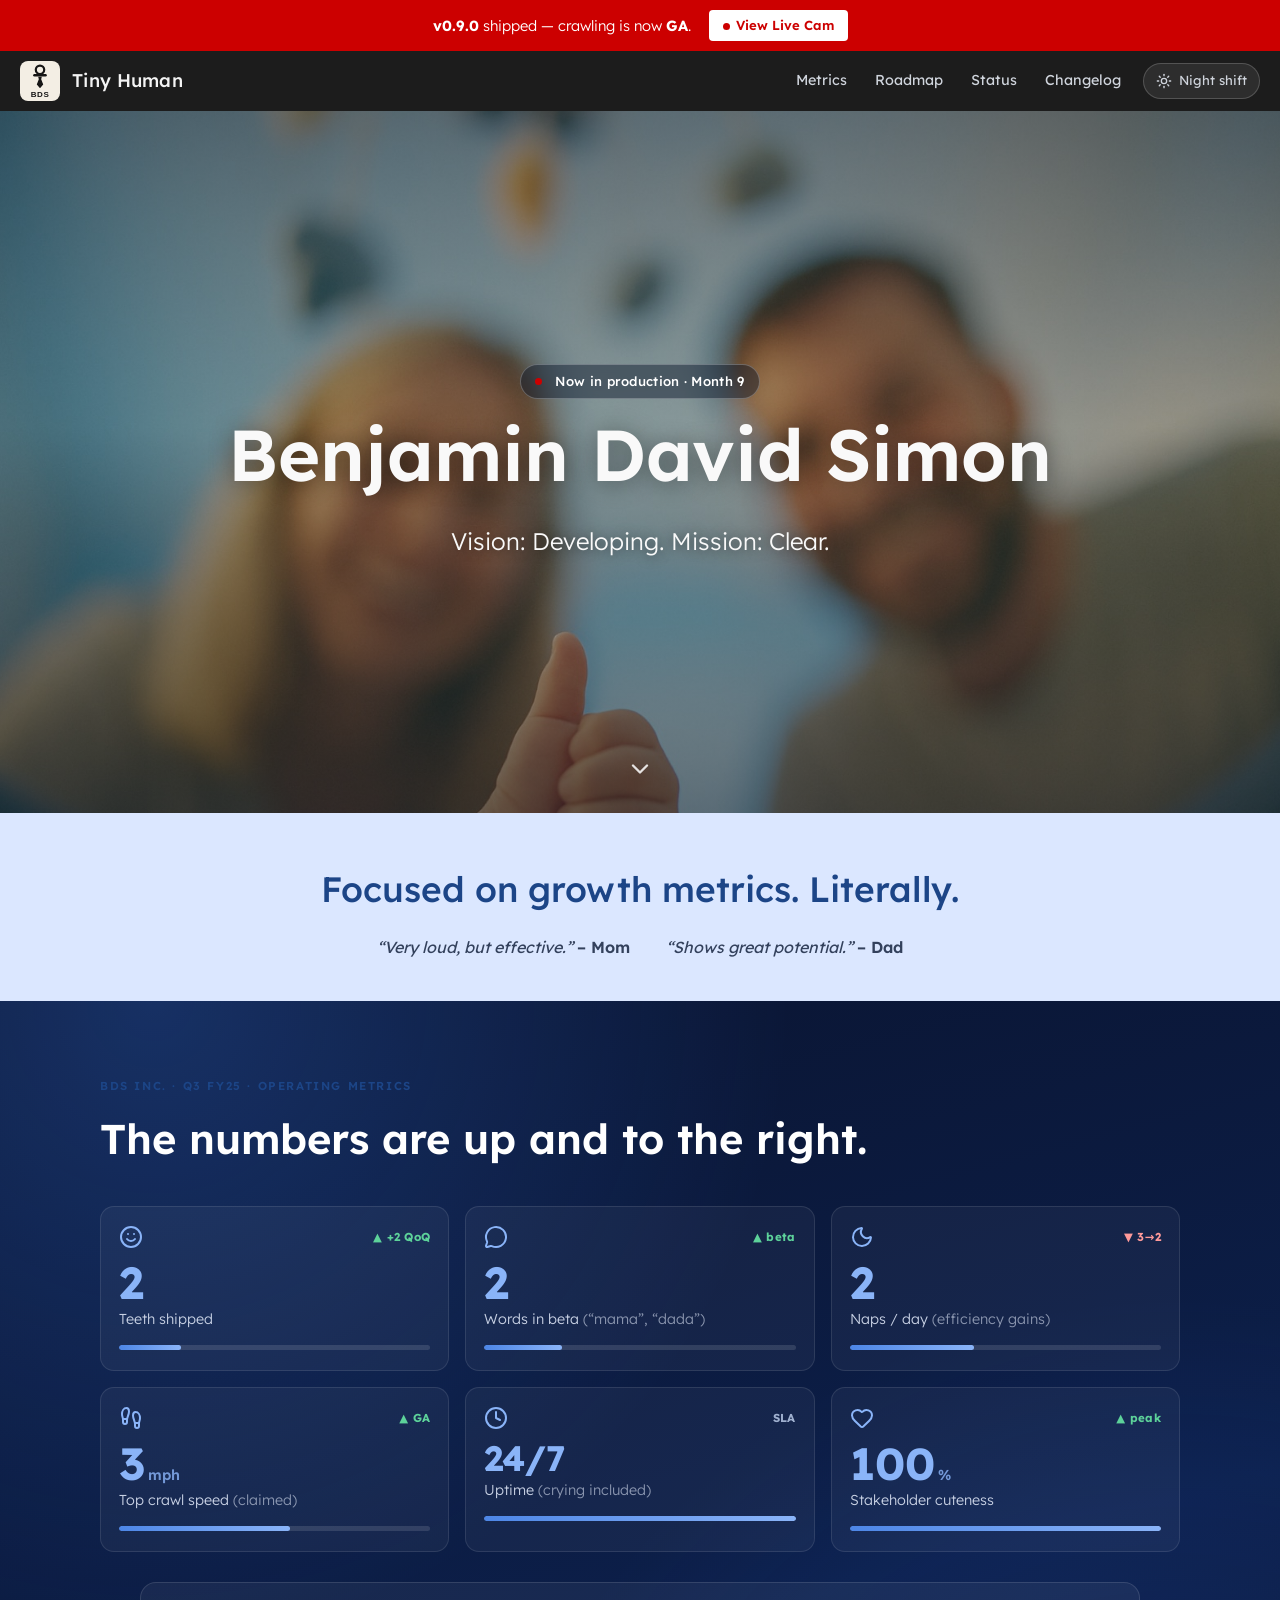
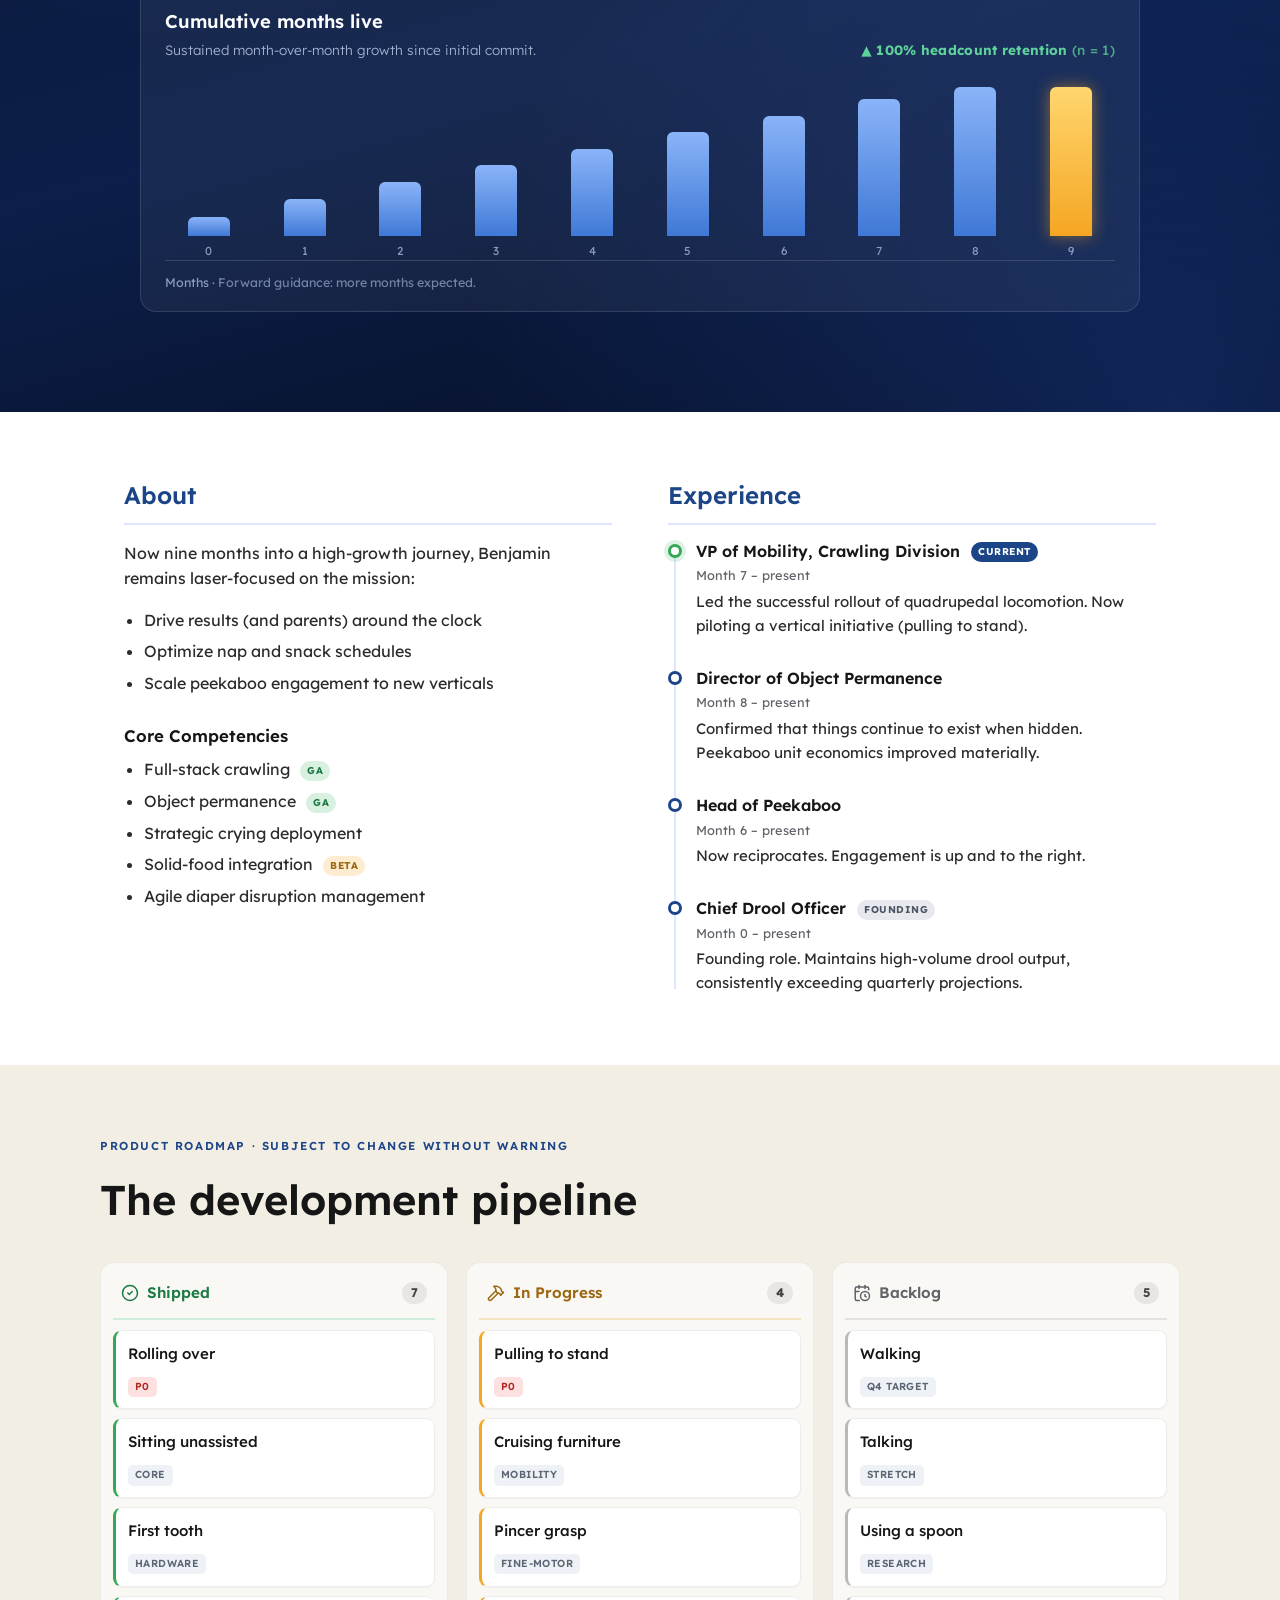
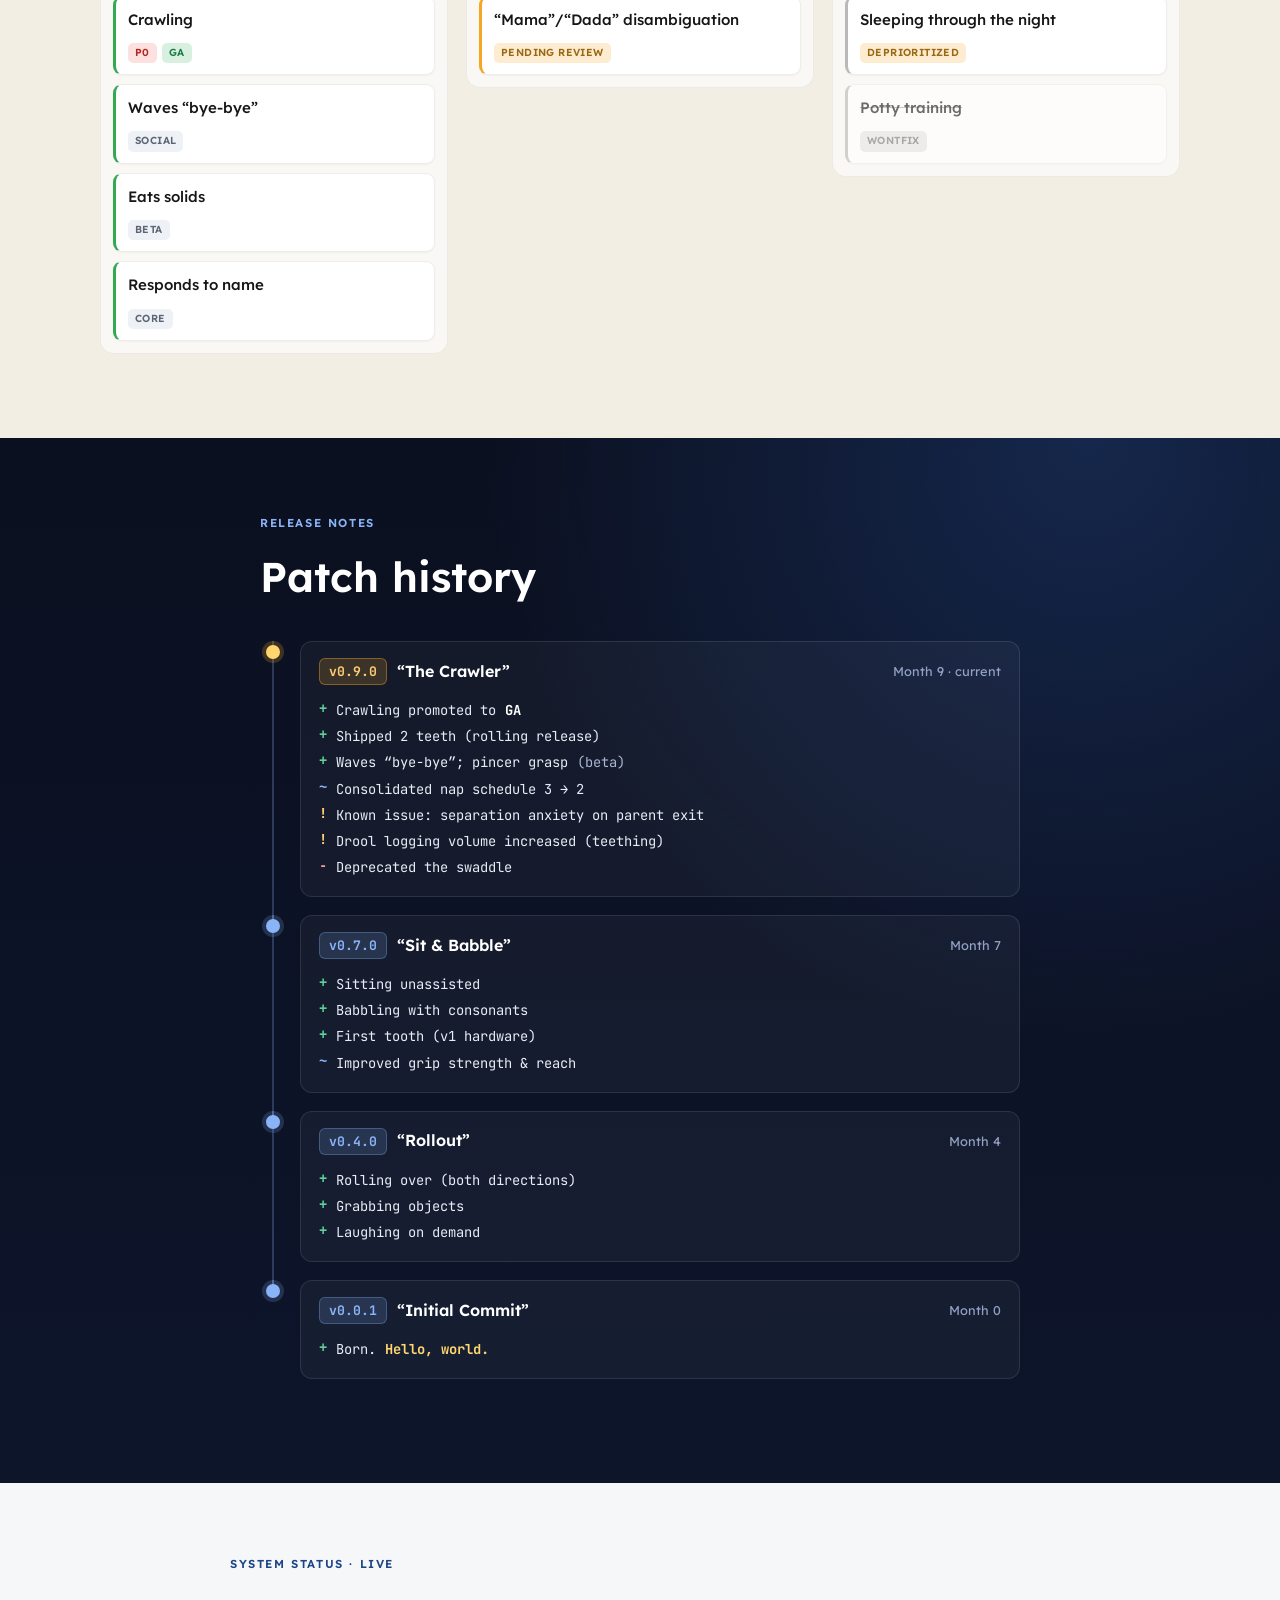
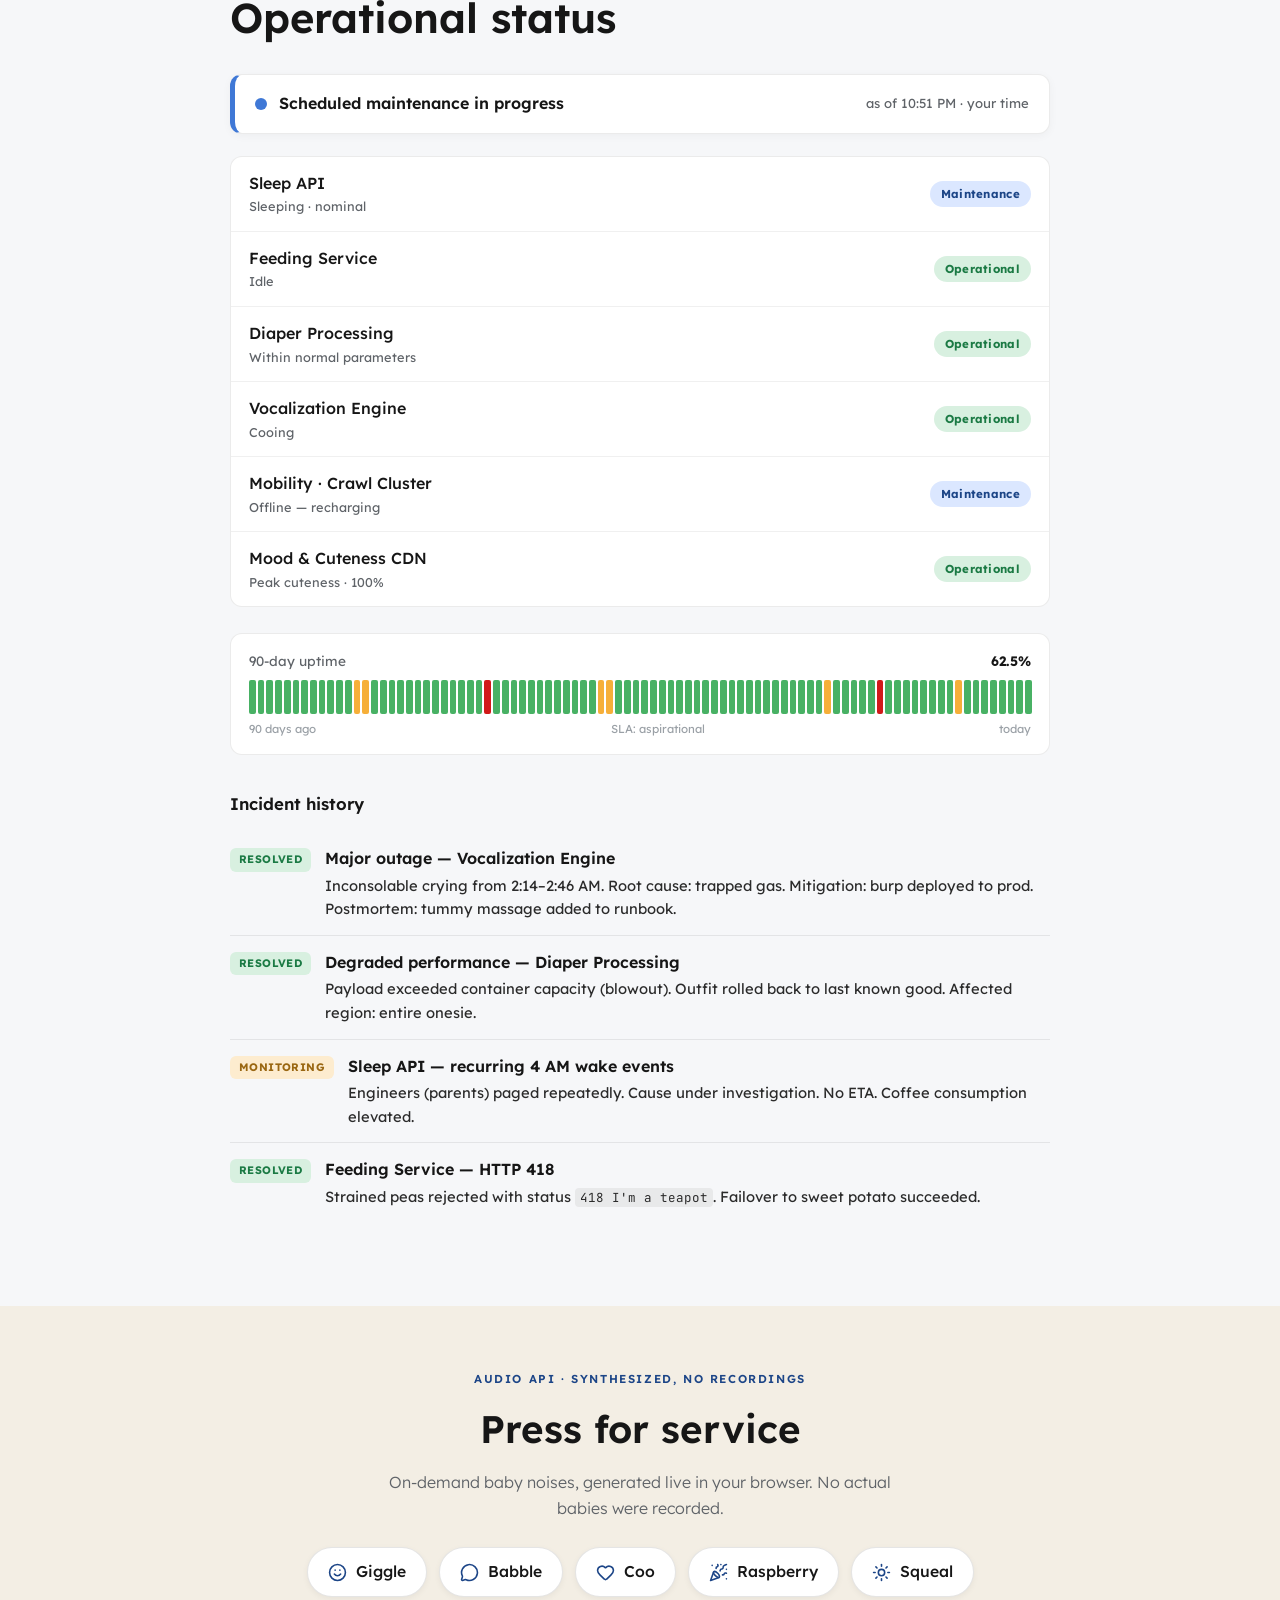
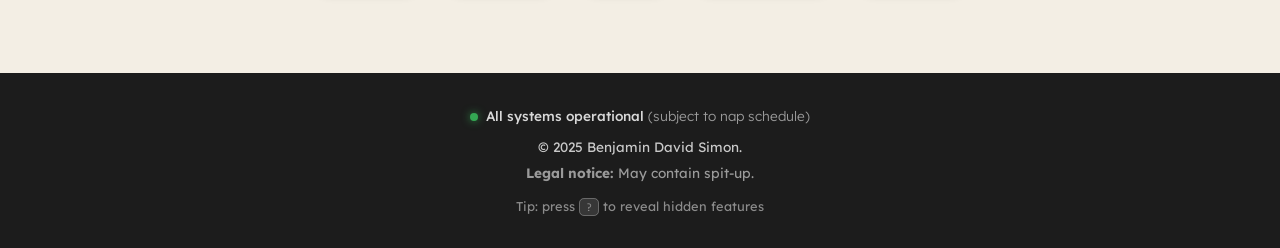
<file: index.html>
<!DOCTYPE html>
<html lang="en">
<head>
  <meta charset="UTF-8" />
  <meta name="viewport" content="width=device-width, initial-scale=1.0" />

  <!-- Google tag (gtag.js) -->
  <script async src="https://www.googletagmanager.com/gtag/js?id=G-3E175JSSE8"></script>
  <script>
    window.dataLayer = window.dataLayer || [];
    function gtag(){dataLayer.push(arguments);}
    gtag('js', new Date());

    gtag('config', 'G-3E175JSSE8');
  </script>

  <!-- Keep this off search engines — it's a private family/friends site -->
  <meta name="robots" content="noindex, nofollow, noarchive, nosnippet, noimageindex" />
  <meta name="googlebot" content="noindex, nofollow, noarchive, nosnippet, noimageindex" />

  <title>Tiny Human — Benjamin David Simon</title>
  <meta name="description" content="Benjamin David Simon. Vision: Developing. Mission: Clear. The official site of one very small, very effective tiny human." />

  <!-- Open Graph / social preview -->
  <meta property="og:title" content="Tiny Human — Benjamin David Simon" />
  <meta property="og:description" content="Vision: Developing. Mission: Clear. Focused on growth metrics. Literally." />
  <meta property="og:type" content="website" />
  <meta property="og:image" content="assets/hero.jpg" />
  <meta name="theme-color" content="#161616" />

  <link rel="icon" type="image/svg+xml" href="assets/logo.svg" />

  <!-- Apply saved theme before paint (no flash) -->
  <script>
    (function () {
      try {
        var t = localStorage.getItem("theme");
        if (!t && window.matchMedia && matchMedia("(prefers-color-scheme: dark)").matches) t = "night";
        if (t === "night") document.documentElement.setAttribute("data-theme", "night");
      } catch (e) {}
    })();
  </script>

  <!-- Fonts -->
  <link rel="preconnect" href="https://fonts.googleapis.com" />
  <link rel="preconnect" href="https://fonts.gstatic.com" crossorigin />
  <link href="https://fonts.googleapis.com/css2?family=Lexend:wght@300;400;500;600;700&family=JetBrains+Mono:wght@400;500;700&display=swap" rel="stylesheet" />

  <!-- NOTE: bump ?v= on every styles.css / app.js change to bust Cloudflare's 4h asset cache -->
  <link rel="stylesheet" href="styles.css?v=4" />
</head>
<body>

  <!-- Icon sprite (Lucide, ISC) -->
  <svg class="sprite" aria-hidden="true" focusable="false" xmlns="http://www.w3.org/2000/svg">
    <symbol id="i-smile" viewBox="0 0 24 24"><circle cx="12" cy="12" r="10"/><path d="M8 14s1.5 2 4 2 4-2 4-2"/><line x1="9" x2="9.01" y1="9" y2="9"/><line x1="15" x2="15.01" y1="9" y2="9"/></symbol>
    <symbol id="i-msg" viewBox="0 0 24 24"><path d="M2.992 16.342a2 2 0 0 1 .094 1.167l-1.065 3.29a1 1 0 0 0 1.236 1.168l3.413-.998a2 2 0 0 1 1.099.092 10 10 0 1 0-4.777-4.719"/></symbol>
    <symbol id="i-moon" viewBox="0 0 24 24"><path d="M20.985 12.486a9 9 0 1 1-9.473-9.472c.405-.022.617.46.402.803a6 6 0 0 0 8.268 8.268c.344-.215.825-.004.803.401"/></symbol>
    <symbol id="i-steps" viewBox="0 0 24 24"><path d="M4 16v-2.38C4 11.5 2.97 10.5 3 8c.03-2.72 1.49-6 4.5-6C9.37 2 10 3.8 10 5.5c0 3.11-2 5.66-2 8.68V16a2 2 0 1 1-4 0Z"/><path d="M20 20v-2.38c0-2.12 1.03-3.12 1-5.62-.03-2.72-1.49-6-4.5-6C14.63 6 14 7.8 14 9.5c0 3.11 2 5.66 2 8.68V20a2 2 0 1 0 4 0Z"/><path d="M16 17h4"/><path d="M4 13h4"/></symbol>
    <symbol id="i-clock" viewBox="0 0 24 24"><circle cx="12" cy="12" r="10"/><path d="M12 6v6l4 2"/></symbol>
    <symbol id="i-heart" viewBox="0 0 24 24"><path d="M2 9.5a5.5 5.5 0 0 1 9.591-3.676.56.56 0 0 0 .818 0A5.49 5.49 0 0 1 22 9.5c0 2.29-1.5 4-3 5.5l-5.492 5.313a2 2 0 0 1-3 .019L5 15c-1.5-1.5-3-3.2-3-5.5"/></symbol>
    <symbol id="i-check" viewBox="0 0 24 24"><circle cx="12" cy="12" r="10"/><path d="m9 12 2 2 4-4"/></symbol>
    <symbol id="i-hammer" viewBox="0 0 24 24"><path d="m15 12-9.373 9.373a1 1 0 0 1-3.001-3L12 9"/><path d="m18 15 4-4"/><path d="m21.5 11.5-1.914-1.914A2 2 0 0 1 19 8.172v-.344a2 2 0 0 0-.586-1.414l-1.657-1.657A6 6 0 0 0 12.516 3H9l1.243 1.243A6 6 0 0 1 12 8.485V10l2 2h1.172a2 2 0 0 1 1.414.586L18.5 14.5"/></symbol>
    <symbol id="i-calendar" viewBox="0 0 24 24"><path d="M16 14v2.2l1.6 1"/><path d="M16 2v4"/><path d="M21 7.5V6a2 2 0 0 0-2-2H5a2 2 0 0 0-2 2v14a2 2 0 0 0 2 2h3.5"/><path d="M3 10h5"/><path d="M8 2v4"/><circle cx="16" cy="16" r="6"/></symbol>
    <symbol id="i-sun" viewBox="0 0 24 24"><circle cx="12" cy="12" r="4"/><path d="M12 2v2"/><path d="M12 20v2"/><path d="m4.93 4.93 1.41 1.41"/><path d="m17.66 17.66 1.41 1.41"/><path d="M2 12h2"/><path d="M20 12h2"/><path d="m6.34 17.66-1.41 1.41"/><path d="m19.07 4.93-1.41 1.41"/></symbol>
    <symbol id="i-eye" viewBox="0 0 24 24"><path d="M2.062 12.348a1 1 0 0 1 0-.696 10.75 10.75 0 0 1 19.876 0 1 1 0 0 1 0 .696 10.75 10.75 0 0 1-19.876 0"/><circle cx="12" cy="12" r="3"/></symbol>
    <symbol id="i-party" viewBox="0 0 24 24"><path d="M5.8 11.3 2 22l10.7-3.79"/><path d="M4 3h.01"/><path d="M22 8h.01"/><path d="M15 2h.01"/><path d="M22 20h.01"/><path d="m22 2-2.24.75a2.9 2.9 0 0 0-1.96 3.12c.1.86-.57 1.63-1.45 1.63h-.38c-.86 0-1.6.6-1.76 1.44L14 10"/><path d="m22 13-.82-.33c-.86-.34-1.82.2-1.98 1.11c-.11.7-.72 1.22-1.43 1.22H17"/><path d="m11 2 .33.82c.34.86-.2 1.82-1.11 1.98C9.52 4.9 9 5.52 9 6.23V7"/><path d="M11 13c1.93 1.93 2.83 4.17 2 5-.83.83-3.07-.07-5-2-1.93-1.93-2.83-4.17-2-5 .83-.83 3.07.07 5 2Z"/></symbol>
  </svg>

  <!-- Announcement bar -->
  <div class="announce">
    <span class="announce__text"><strong>v0.9.0</strong> shipped — crawling is now <strong>GA</strong>.</span>
    <a class="announce__cta" href="https://www.youtube.com/watch?v=P-MCFmyYCTc" target="_blank" rel="noopener nofollow"><span class="live-dot" aria-hidden="true"></span>View Live Cam</a>
  </div>

  <!-- Brand bar -->
  <header class="topbar">
    <a class="brand" href="#top">
      <img class="brand__logo" src="assets/logo.svg" alt="BDS logo" width="40" height="40" />
      <span class="brand__name">Tiny Human</span>
    </a>
    <nav class="nav" aria-label="Primary">
      <a href="#metrics">Metrics</a>
      <a href="#roadmap">Roadmap</a>
      <a href="#status">Status</a>
      <a href="#changelog">Changelog</a>
      <button class="theme-toggle" id="themeToggle" type="button" aria-pressed="false" aria-label="Toggle night shift">
        <svg class="ico ico--sun"><use href="#i-sun"/></svg>
        <svg class="ico ico--moon"><use href="#i-moon"/></svg>
        <span class="theme-toggle__txt">Night shift</span>
      </button>
    </nav>
  </header>

  <!-- Peekaboo easter egg overlay -->
  <div class="peekaboo" id="peekaboo" aria-hidden="true">
    <div class="peekaboo__panel peekaboo__panel--l"></div>
    <div class="peekaboo__panel peekaboo__panel--r"></div>
    <div class="peekaboo__scrim"></div>
    <div class="peekaboo__word"><svg class="ico peekaboo__eye"><use href="#i-eye"/></svg><span class="peekaboo__txt">Where&rsquo;s Benji?</span></div>
  </div>

  <!-- Konami "Founder Mode" party overlay -->
  <div class="party" id="party" aria-hidden="true">
    <div class="party__card">
      <svg class="ico party__icon"><use href="#i-party"/></svg>
      <p class="party__title">Founder Mode</p>
      <p class="party__sub">Unlocked. Equity vesting accelerated.</p>
      <p class="party__hint">↑ ↑ ↓ ↓ ← → ← → B A</p>
    </div>
  </div>

  <!-- Hero -->
  <section class="hero" id="top">
    <div class="hero__bg" role="img" aria-label="A baby's-eye view of two smiling parents, with a tiny thumbs-up in the foreground"></div>
    <div class="hero__scrim"></div>
    <div class="hero__inner">
      <p class="hero__badge"><span class="live-dot" aria-hidden="true"></span> Now in production · Month 9</p>
      <h1 class="hero__title" id="heroName" title="Psst — tap my name" tabindex="0" role="button">Benjamin David Simon</h1>
      <p class="hero__tagline">Vision: Developing. Mission: Clear.</p>
    </div>
    <a class="hero__scroll" href="#growth" aria-label="Scroll down">
      <svg viewBox="0 0 24 24" width="28" height="28" aria-hidden="true"><path d="M6 9l6 6 6-6" fill="none" stroke="currentColor" stroke-width="2" stroke-linecap="round" stroke-linejoin="round"/></svg>
    </a>
  </section>

  <!-- Banner strip -->
  <section class="banner" id="growth">
    <h2 class="banner__line">Focused on growth metrics. Literally.</h2>
    <div class="banner__quotes">
      <p class="quote">&ldquo;Very loud, but effective.&rdquo; <span>&ndash; Mom</span></p>
      <p class="quote">&ldquo;Shows great potential.&rdquo; <span>&ndash; Dad</span></p>
    </div>
  </section>

  <!-- ===== Growth Dashboard ===== -->
  <section class="dash" id="metrics" aria-label="Operating metrics">
    <div class="dash__inner">
      <p class="eyebrow">BDS Inc. · Q3 FY25 · Operating Metrics</p>
      <h2 class="dash__title">The numbers are up and to the right.</h2>

      <div class="metric-grid">
        <article class="metric reveal">
          <div class="metric__top"><span class="metric__icon"><svg class="ico"><use href="#i-smile"/></svg></span><span class="trend up">▲ +2 QoQ</span></div>
          <div class="metric__num"><span data-count="2">0</span></div>
          <div class="metric__label">Teeth shipped</div>
          <div class="bar"><i style="--w:20%"></i></div>
        </article>

        <article class="metric reveal">
          <div class="metric__top"><span class="metric__icon"><svg class="ico"><use href="#i-msg"/></svg></span><span class="trend up">▲ beta</span></div>
          <div class="metric__num"><span data-count="2">0</span></div>
          <div class="metric__label">Words in beta <em>(“mama”, “dada”)</em></div>
          <div class="bar"><i style="--w:25%"></i></div>
        </article>

        <article class="metric reveal">
          <div class="metric__top"><span class="metric__icon"><svg class="ico"><use href="#i-moon"/></svg></span><span class="trend down">▼ 3→2</span></div>
          <div class="metric__num"><span data-count="2">0</span></div>
          <div class="metric__label">Naps / day <em>(efficiency gains)</em></div>
          <div class="bar"><i style="--w:40%"></i></div>
        </article>

        <article class="metric reveal">
          <div class="metric__top"><span class="metric__icon"><svg class="ico"><use href="#i-steps"/></svg></span><span class="trend up">▲ GA</span></div>
          <div class="metric__num"><span data-count="3">0</span><span class="metric__unit">mph</span></div>
          <div class="metric__label">Top crawl speed <em>(claimed)</em></div>
          <div class="bar"><i style="--w:55%"></i></div>
        </article>

        <article class="metric reveal">
          <div class="metric__top"><span class="metric__icon"><svg class="ico"><use href="#i-clock"/></svg></span><span class="trend flat">SLA</span></div>
          <div class="metric__num metric__num--sm">24/7</div>
          <div class="metric__label">Uptime <em>(crying included)</em></div>
          <div class="bar"><i style="--w:100%"></i></div>
        </article>

        <article class="metric reveal">
          <div class="metric__top"><span class="metric__icon"><svg class="ico"><use href="#i-heart"/></svg></span><span class="trend up">▲ peak</span></div>
          <div class="metric__num"><span data-count="100">0</span><span class="metric__unit">%</span></div>
          <div class="metric__label">Stakeholder cuteness</div>
          <div class="bar"><i style="--w:100%"></i></div>
        </article>
      </div>

      <!-- Literal growth chart -->
      <figure class="chart-card reveal">
        <figcaption class="chart-card__head">
          <div>
            <h3>Cumulative months live</h3>
            <p>Sustained month-over-month growth since initial commit.</p>
          </div>
          <span class="trend up big">▲ 100% headcount retention <em>(n = 1)</em></span>
        </figcaption>
        <div class="chart" role="img" aria-label="Bar chart showing steady growth from month 0 to month 9">
          <div class="chart__col" style="--h:11%"><i></i><span>0</span></div>
          <div class="chart__col" style="--h:21%"><i></i><span>1</span></div>
          <div class="chart__col" style="--h:31%"><i></i><span>2</span></div>
          <div class="chart__col" style="--h:41%"><i></i><span>3</span></div>
          <div class="chart__col" style="--h:50%"><i></i><span>4</span></div>
          <div class="chart__col" style="--h:60%"><i></i><span>5</span></div>
          <div class="chart__col" style="--h:69%"><i></i><span>6</span></div>
          <div class="chart__col" style="--h:79%"><i></i><span>7</span></div>
          <div class="chart__col" style="--h:89%"><i></i><span>8</span></div>
          <div class="chart__col is-now" style="--h:100%"><i></i><span>9</span></div>
        </div>
        <p class="chart-card__foot">Months &middot; <span>Forward guidance: more months expected.</span></p>
      </figure>
    </div>
  </section>

  <!-- About + Experience -->
  <main class="content">
    <div class="content__grid">

      <section class="col">
        <h2 class="col__head">About</h2>
        <p>Now nine months into a high-growth journey, Benjamin remains laser-focused on the mission:</p>
        <ul>
          <li>Drive results (and parents) around the clock</li>
          <li>Optimize nap and snack schedules</li>
          <li>Scale peekaboo engagement to new verticals</li>
        </ul>

        <h3 class="col__sub">Core Competencies</h3>
        <ul>
          <li>Full-stack crawling <span class="chip chip--ga">GA</span></li>
          <li>Object permanence <span class="chip chip--ga">GA</span></li>
          <li>Strategic crying deployment</li>
          <li>Solid-food integration <span class="chip chip--beta">beta</span></li>
          <li>Agile diaper disruption management</li>
        </ul>
      </section>

      <section class="col">
        <h2 class="col__head">Experience</h2>
        <ol class="timeline">
          <li class="tl reveal">
            <span class="tl__dot"></span>
            <p class="tl__role">VP of Mobility, Crawling Division <span class="chip chip--now">current</span></p>
            <p class="tl__meta">Month 7 – present</p>
            <p class="tl__desc">Led the successful rollout of quadrupedal locomotion. Now piloting a vertical initiative (pulling to stand).</p>
          </li>
          <li class="tl reveal">
            <span class="tl__dot"></span>
            <p class="tl__role">Director of Object Permanence</p>
            <p class="tl__meta">Month 8 – present</p>
            <p class="tl__desc">Confirmed that things continue to exist when hidden. Peekaboo unit economics improved materially.</p>
          </li>
          <li class="tl reveal">
            <span class="tl__dot"></span>
            <p class="tl__role">Head of Peekaboo</p>
            <p class="tl__meta">Month 6 – present</p>
            <p class="tl__desc">Now reciprocates. Engagement is up and to the right.</p>
          </li>
          <li class="tl reveal">
            <span class="tl__dot"></span>
            <p class="tl__role">Chief Drool Officer <span class="chip">founding</span></p>
            <p class="tl__meta">Month 0 – present</p>
            <p class="tl__desc">Founding role. Maintains high-volume drool output, consistently exceeding quarterly projections.</p>
          </li>
        </ol>
      </section>

    </div>
  </main>

  <!-- ===== Roadmap ===== -->
  <section class="roadmap" id="roadmap" aria-label="Product roadmap">
    <div class="roadmap__inner">
      <p class="eyebrow">Product Roadmap · subject to change without warning</p>
      <h2 class="roadmap__title">The development pipeline</h2>

      <div class="board">
        <div class="lane reveal">
          <header class="lane__head lane__head--done"><span><svg class="ico"><use href="#i-check"/></svg> Shipped</span><b>7</b></header>
          <article class="card"><p>Rolling over</p><span class="tag tag--p0">P0</span></article>
          <article class="card"><p>Sitting unassisted</p><span class="tag">core</span></article>
          <article class="card"><p>First tooth</p><span class="tag">hardware</span></article>
          <article class="card"><p>Crawling</p><span class="tag tag--p0">P0</span><span class="tag tag--ga">GA</span></article>
          <article class="card"><p>Waves “bye-bye”</p><span class="tag">social</span></article>
          <article class="card"><p>Eats solids</p><span class="tag">beta</span></article>
          <article class="card"><p>Responds to name</p><span class="tag">core</span></article>
        </div>

        <div class="lane reveal">
          <header class="lane__head lane__head--prog"><span><svg class="ico"><use href="#i-hammer"/></svg> In Progress</span><b>4</b></header>
          <article class="card"><p>Pulling to stand</p><span class="tag tag--p0">P0</span></article>
          <article class="card"><p>Cruising furniture</p><span class="tag">mobility</span></article>
          <article class="card"><p>Pincer grasp</p><span class="tag">fine-motor</span></article>
          <article class="card"><p>“Mama”/“Dada” disambiguation</p><span class="tag tag--blocked">pending review</span></article>
        </div>

        <div class="lane reveal">
          <header class="lane__head lane__head--todo"><span><svg class="ico"><use href="#i-calendar"/></svg> Backlog</span><b>5</b></header>
          <article class="card"><p>Walking</p><span class="tag">Q4 target</span></article>
          <article class="card"><p>Talking</p><span class="tag">stretch</span></article>
          <article class="card"><p>Using a spoon</p><span class="tag">research</span></article>
          <article class="card"><p>Sleeping through the night</p><span class="tag tag--blocked">deprioritized</span></article>
          <article class="card card--wontfix"><p>Potty training</p><span class="tag tag--wontfix">wontfix</span></article>
        </div>
      </div>
    </div>
  </section>

  <!-- ===== Changelog ===== -->
  <section class="changelog" id="changelog" aria-label="Release notes">
    <div class="changelog__inner">
      <p class="eyebrow eyebrow--light">Release Notes</p>
      <h2 class="changelog__title">Patch history</h2>

      <ol class="releases">
        <li class="rel reveal">
          <div class="rel__rail"><span class="rel__node"></span></div>
          <div class="rel__body">
            <div class="rel__head">
              <span class="ver ver--now">v0.9.0</span>
              <span class="rel__name">“The Crawler”</span>
              <span class="rel__when">Month 9 · current</span>
            </div>
            <ul class="notes">
              <li class="add"><code>+</code> Crawling promoted to <b>GA</b></li>
              <li class="add"><code>+</code> Shipped 2 teeth (rolling release)</li>
              <li class="add"><code>+</code> Waves “bye-bye”; pincer grasp <em>(beta)</em></li>
              <li class="chg"><code>~</code> Consolidated nap schedule 3 → 2</li>
              <li class="warn"><code>!</code> Known issue: separation anxiety on parent exit</li>
              <li class="warn"><code>!</code> Drool logging volume increased (teething)</li>
              <li class="rem"><code>-</code> Deprecated the swaddle</li>
            </ul>
          </div>
        </li>

        <li class="rel reveal">
          <div class="rel__rail"><span class="rel__node"></span></div>
          <div class="rel__body">
            <div class="rel__head">
              <span class="ver">v0.7.0</span>
              <span class="rel__name">“Sit &amp; Babble”</span>
              <span class="rel__when">Month 7</span>
            </div>
            <ul class="notes">
              <li class="add"><code>+</code> Sitting unassisted</li>
              <li class="add"><code>+</code> Babbling with consonants</li>
              <li class="add"><code>+</code> First tooth (v1 hardware)</li>
              <li class="chg"><code>~</code> Improved grip strength &amp; reach</li>
            </ul>
          </div>
        </li>

        <li class="rel reveal">
          <div class="rel__rail"><span class="rel__node"></span></div>
          <div class="rel__body">
            <div class="rel__head">
              <span class="ver">v0.4.0</span>
              <span class="rel__name">“Rollout”</span>
              <span class="rel__when">Month 4</span>
            </div>
            <ul class="notes">
              <li class="add"><code>+</code> Rolling over (both directions)</li>
              <li class="add"><code>+</code> Grabbing objects</li>
              <li class="add"><code>+</code> Laughing on demand</li>
            </ul>
          </div>
        </li>

        <li class="rel reveal">
          <div class="rel__rail"><span class="rel__node"></span></div>
          <div class="rel__body">
            <div class="rel__head">
              <span class="ver">v0.0.1</span>
              <span class="rel__name">“Initial Commit”</span>
              <span class="rel__when">Month 0</span>
            </div>
            <ul class="notes">
              <li class="add"><code>+</code> Born. <span class="hello">Hello, world.</span></li>
            </ul>
          </div>
        </li>
      </ol>
    </div>
  </section>

  <!-- ===== System Status ===== -->
  <section class="status" id="status" aria-label="System status">
    <div class="status__inner">
      <p class="eyebrow">System Status · live</p>
      <h2 class="status__title">Operational status</h2>

      <div class="status__banner" id="statusBanner">
        <span class="status__bdot"></span>
        <span class="status__btext">Checking systems…</span>
        <span class="status__btime" id="statusTime" aria-live="polite"></span>
      </div>

      <ul class="components" id="components">
        <li class="comp" data-key="sleep">
          <div class="comp__main"><span class="comp__name">Sleep API</span><span class="comp__note"></span></div>
          <span class="comp__pill">—</span>
        </li>
        <li class="comp" data-key="feed">
          <div class="comp__main"><span class="comp__name">Feeding Service</span><span class="comp__note"></span></div>
          <span class="comp__pill">—</span>
        </li>
        <li class="comp" data-key="diaper">
          <div class="comp__main"><span class="comp__name">Diaper Processing</span><span class="comp__note"></span></div>
          <span class="comp__pill">—</span>
        </li>
        <li class="comp" data-key="voice">
          <div class="comp__main"><span class="comp__name">Vocalization Engine</span><span class="comp__note"></span></div>
          <span class="comp__pill">—</span>
        </li>
        <li class="comp" data-key="mobility">
          <div class="comp__main"><span class="comp__name">Mobility · Crawl Cluster</span><span class="comp__note"></span></div>
          <span class="comp__pill">—</span>
        </li>
        <li class="comp" data-key="mood">
          <div class="comp__main"><span class="comp__name">Mood &amp; Cuteness CDN</span><span class="comp__note"></span></div>
          <span class="comp__pill">—</span>
        </li>
      </ul>

      <div class="uptime">
        <div class="uptime__head"><span>90-day uptime</span><b>62.5%</b></div>
        <div class="uptime__bars" id="uptimeBars" aria-hidden="true"></div>
        <div class="uptime__legend"><span>90 days ago</span><span>SLA: aspirational</span><span>today</span></div>
      </div>

      <h3 class="status__sub">Incident history</h3>
      <ol class="incidents">
        <li class="inc reveal">
          <span class="inc__tag inc__tag--resolved">Resolved</span>
          <div>
            <p class="inc__title">Major outage — Vocalization Engine</p>
            <p class="inc__body">Inconsolable crying from 2:14–2:46 AM. Root cause: trapped gas. Mitigation: burp deployed to prod. Postmortem: tummy massage added to runbook.</p>
          </div>
        </li>
        <li class="inc reveal">
          <span class="inc__tag inc__tag--resolved">Resolved</span>
          <div>
            <p class="inc__title">Degraded performance — Diaper Processing</p>
            <p class="inc__body">Payload exceeded container capacity (blowout). Outfit rolled back to last known good. Affected region: entire onesie.</p>
          </div>
        </li>
        <li class="inc reveal">
          <span class="inc__tag inc__tag--watch">Monitoring</span>
          <div>
            <p class="inc__title">Sleep API — recurring 4 AM wake events</p>
            <p class="inc__body">Engineers (parents) paged repeatedly. Cause under investigation. No ETA. Coffee consumption elevated.</p>
          </div>
        </li>
        <li class="inc reveal">
          <span class="inc__tag inc__tag--resolved">Resolved</span>
          <div>
            <p class="inc__title">Feeding Service — HTTP 418</p>
            <p class="inc__body">Strained peas rejected with status <code>418 I'm a teapot</code>. Failover to sweet potato succeeded.</p>
          </div>
        </li>
      </ol>
    </div>
  </section>

  <!-- ===== Soundboard ===== -->
  <section class="soundboard" id="sounds" aria-label="Soundboard">
    <div class="soundboard__inner">
      <p class="eyebrow">Audio API · synthesized, no recordings</p>
      <h2 class="soundboard__title">Press for service</h2>
      <p class="soundboard__lead">On-demand baby noises, generated live in your browser. No actual babies were recorded.</p>
      <div class="sound-grid">
        <button class="snd" type="button" data-sound="giggle"><svg class="ico"><use href="#i-smile"/></svg> Giggle</button>
        <button class="snd" type="button" data-sound="babble"><svg class="ico"><use href="#i-msg"/></svg> Babble</button>
        <button class="snd" type="button" data-sound="coo"><svg class="ico"><use href="#i-heart"/></svg> Coo</button>
        <button class="snd" type="button" data-sound="raspberry"><svg class="ico"><use href="#i-party"/></svg> Raspberry</button>
        <button class="snd" type="button" data-sound="squeal"><svg class="ico"><use href="#i-sun"/></svg> Squeal</button>
      </div>
    </div>
  </section>

  <!-- Hidden-features / easter-egg help overlay (press ?) -->
  <div class="help" id="help" aria-hidden="true" role="dialog" aria-modal="true" aria-label="Hidden features">
    <div class="help__card">
      <button class="help__close" id="helpClose" type="button" aria-label="Close">&times;</button>
      <p class="eyebrow">Easter eggs</p>
      <h2 class="help__title">Hidden features</h2>
      <p class="help__lead">A few things to play with around the site:</p>
      <ul class="help__list">
        <li><span class="help__act">Tap the name</span><span>&ldquo;Benjamin David Simon&rdquo; in the hero cycles his nicknames</span></li>
        <li><span class="help__act">Click the logo</span><span>The BDS logo (top-left) plays peekaboo</span></li>
        <li><span class="help__act">Click a &ldquo;Shipped&rdquo; card</span><span>Confetti on the roadmap board</span></li>
        <li><span class="help__act">Press for service</span><span>The soundboard plays synthesized baby noises</span></li>
        <li><span class="help__act">Night shift</span><span>Toggle dark mode in the top nav</span></li>
        <li><span class="help__act"><code>↑↑↓↓←→←→ B A</code></span><span>The Konami code unlocks Founder Mode</span></li>
        <li><span class="help__act">Dev console</span><span>There&rsquo;s a message waiting in the browser console</span></li>
      </ul>
      <p class="help__foot">Press <kbd>?</kbd> or <kbd>Esc</kbd> to close</p>
    </div>
  </div>

  <!-- Footer -->
  <footer class="footer">
    <p class="footer__status"><span class="status-dot" aria-hidden="true"></span> All systems operational <span class="footer__dim">(subject to nap schedule)</span></p>
    <p>&copy; 2025 Benjamin David Simon.</p>
    <p class="footer__legal"><strong>Legal notice:</strong> May contain spit-up.</p>
    <p class="footer__hint">Tip: press <kbd>?</kbd> to reveal hidden features</p>
  </footer>

  <script src="app.js?v=4" defer></script>
  <script>
    console.log("%c👶 Tiny Human v0.9.0 — now crawling.", "font-size:14px;font-weight:700;color:#1c4587;");
    console.log("%cHiring soon: Junior VP of Peekaboo. No experience required.", "color:#5f6368;");
    console.log("%cPsst — try the Konami code. ↑↑↓↓←→←→ B A", "color:#5f6368;");
  </script>

</body>
</html>
</file>
<file: styles.css>
/* ===== Benjamin David Simon — "Tiny Human" ===== */

:root {
  --red:        #cc0000;
  --ink:        #161616;
  --dark:       #1c1c1c;
  --blue:       #1c4587;   /* heading blue from original */
  --blue-soft:  #dbe7ff;   /* light banner band */
  --paper:      #ffffff;
  --cream:      #f3eee4;
  --text:       #2b2b2b;
  --muted:      #5f6368;
  --maxw:       1080px;
  --navy:       #0a1430;
  --navy2:      #0c1f4a;
  --sky:        #8ab4f8;
  --green:      #34a853;
  --amber:      #f5a623;
  --mono:       "JetBrains Mono", ui-monospace, SFMono-Regular, Menlo, monospace;
}

* { box-sizing: border-box; }

html { scroll-behavior: smooth; }

/* Honor reduced-motion: show everything, no transitions */
@media (prefers-reduced-motion: reduce) {
  * { animation: none !important; transition: none !important; scroll-behavior: auto; }
  .reveal { opacity: 1 !important; transform: none !important; }
}

/* Scroll reveal */
.reveal {
  opacity: 0;
  transform: translateY(22px);
  transition: opacity .6s ease, transform .6s cubic-bezier(.2,.7,.2,1);
}
.reveal.in { opacity: 1; transform: none; }

body {
  margin: 0;
  font-family: "Lexend", system-ui, -apple-system, "Segoe UI", Roboto, sans-serif;
  color: var(--text);
  background: var(--paper);
  line-height: 1.6;
  -webkit-font-smoothing: antialiased;
}

img { max-width: 100%; display: block; }

a { color: inherit; }

/* ===== Announcement bar ===== */
.announce {
  background: var(--red);
  color: #fff;
  display: flex;
  align-items: center;
  justify-content: center;
  gap: 18px;
  flex-wrap: wrap;
  padding: 10px 16px;
  font-size: 0.92rem;
  text-align: center;
}
.announce__text { font-weight: 300; }
.announce__cta {
  display: inline-block;
  background: #fff;
  color: var(--red);
  text-decoration: none;
  font-weight: 600;
  font-size: 0.82rem;
  padding: 5px 14px;
  border-radius: 4px;
  white-space: nowrap;
  transition: transform .12s ease, box-shadow .12s ease;
}
.announce__cta:hover { transform: translateY(-1px); box-shadow: 0 4px 12px rgba(0,0,0,.2); }
.live-dot {
  display: inline-block;
  width: 7px; height: 7px;
  margin-right: 6px;
  border-radius: 50%;
  background: var(--red);
  box-shadow: 0 0 0 0 rgba(204,0,0,.7);
  animation: pulse 1.5s infinite;
  vertical-align: middle;
}
@keyframes pulse {
  0%   { box-shadow: 0 0 0 0 rgba(204,0,0,.6); }
  70%  { box-shadow: 0 0 0 7px rgba(204,0,0,0); }
  100% { box-shadow: 0 0 0 0 rgba(204,0,0,0); }
}

/* ===== Brand bar ===== */
.topbar {
  background: var(--dark);
  padding: 10px 20px;
  display: flex;
  align-items: center;
  justify-content: space-between;
  gap: 16px;
  position: sticky;
  top: 0;
  z-index: 50;
}
.nav {
  display: flex;
  gap: 4px;
  flex-wrap: wrap;
}
.nav a {
  color: #cfd4dc;
  text-decoration: none;
  font-size: .9rem;
  font-weight: 400;
  padding: 6px 12px;
  border-radius: 6px;
  transition: background .15s ease, color .15s ease;
}
.nav a:hover { background: rgba(255,255,255,.1); color: #fff; }
@media (max-width: 560px) {
  .topbar { flex-direction: column; align-items: flex-start; gap: 8px; position: static; }
  .nav { gap: 2px; }
  .nav a { padding: 5px 9px; font-size: .82rem; }
}
.brand {
  display: inline-flex;
  align-items: center;
  gap: 12px;
  text-decoration: none;
  color: #f4f4f4;
}
.brand__logo { border-radius: 8px; }
.brand__name {
  font-weight: 500;
  font-size: 1.15rem;
  letter-spacing: .3px;
}

/* ===== Hero ===== */
.hero {
  position: relative;
  min-height: 78vh;
  display: flex;
  align-items: center;
  justify-content: center;
  overflow: hidden;
  text-align: center;
  color: #f9f9f9;
}
.hero__bg {
  position: absolute;
  inset: 0;
  background: url("assets/hero.jpg") center 35% / cover no-repeat;
  transform: scale(1.02);
}
.hero__scrim {
  position: absolute;
  inset: 0;
  background: linear-gradient(180deg, rgba(10,20,40,.45) 0%, rgba(10,20,40,.25) 45%, rgba(10,20,40,.55) 100%);
}
.hero__inner {
  position: relative;
  z-index: 1;
  padding: 40px 24px;
}
.hero__badge {
  display: inline-flex;
  align-items: center;
  gap: 7px;
  font-size: .82rem;
  font-weight: 500;
  letter-spacing: .3px;
  color: #fff;
  background: rgba(10,20,40,.45);
  border: 1px solid rgba(255,255,255,.25);
  backdrop-filter: blur(4px);
  padding: 6px 14px;
  border-radius: 999px;
  margin: 0 0 18px;
}
.hero__title {
  font-size: clamp(2.4rem, 7vw, 4.5rem);
  font-weight: 600;
  margin: 0 0 .4em;
  line-height: 1.05;
  text-shadow: 0 2px 24px rgba(0,0,0,.45);
  cursor: pointer;
  user-select: none;
  -webkit-user-select: none;
}
.hero__title:focus-visible { outline: 2px solid rgba(255,255,255,.85); outline-offset: 8px; border-radius: 8px; }
.hero__title.swap { animation: nameSwap .4s cubic-bezier(.3,1.4,.5,1); }
@keyframes nameSwap {
  0%   { transform: scale(.9);  opacity: .35; }
  55%  { transform: scale(1.05); }
  100% { transform: scale(1);   opacity: 1; }
}
.hero__tagline {
  font-size: clamp(1rem, 2.4vw, 1.5rem);
  font-weight: 300;
  margin: 0;
  text-shadow: 0 1px 12px rgba(0,0,0,.5);
}
.hero__scroll {
  position: absolute;
  bottom: 22px;
  left: 50%;
  transform: translateX(-50%);
  z-index: 1;
  color: #fff;
  opacity: .85;
  animation: bob 1.8s ease-in-out infinite;
}
@keyframes bob { 0%,100% { transform: translate(-50%, 0); } 50% { transform: translate(-50%, 6px); } }

/* ===== Light banner band ===== */
.banner {
  background: var(--blue-soft);
  text-align: center;
  padding: 48px 24px 40px;
}
.banner__line {
  color: var(--blue);
  font-size: clamp(1.4rem, 4vw, 2.2rem);
  font-weight: 500;
  margin: 0 0 18px;
}
.banner__quotes {
  display: flex;
  gap: 36px;
  justify-content: center;
  flex-wrap: wrap;
}
.quote {
  margin: 0;
  font-size: 1rem;
  color: #33415c;
  font-style: italic;
}
.quote span { font-style: normal; font-weight: 600; }

/* ===== KPI strip ===== */
.kpis {
  background: var(--dark);
  color: #f4f4f4;
  padding: 30px 24px;
}
.kpis__grid {
  max-width: var(--maxw);
  margin: 0 auto;
  display: grid;
  grid-template-columns: repeat(4, 1fr);
  gap: 20px;
  text-align: center;
}
.kpi {
  display: flex;
  flex-direction: column;
  gap: 4px;
  padding: 6px 8px;
}
.kpi__num {
  font-size: clamp(1.6rem, 4vw, 2.3rem);
  font-weight: 700;
  color: #8ab4f8;
  line-height: 1;
}
.kpi__label { font-size: .85rem; color: #c7c7c7; font-weight: 300; }
.kpi__label em { font-style: normal; opacity: .7; }

/* ===== Content ===== */
.content {
  max-width: var(--maxw);
  margin: 0 auto;
  padding: 64px 24px;
}
.content__grid {
  display: grid;
  grid-template-columns: 1fr 1fr;
  gap: 56px;
}
.col__head {
  color: var(--blue);
  font-size: 1.5rem;
  font-weight: 600;
  margin: 0 0 14px;
  border-bottom: 2px solid var(--blue-soft);
  padding-bottom: 8px;
}
.col__sub {
  color: var(--ink);
  font-size: 1.05rem;
  font-weight: 600;
  margin: 26px 0 8px;
}
.col ul { margin: 8px 0 0; padding-left: 20px; }
.col li { margin: 6px 0; }

.job { margin-bottom: 22px; }
.job__title { font-weight: 600; margin: 0 0 2px; color: var(--ink); }
.job__dates { font-weight: 400; color: var(--muted); font-size: .92em; }
.job__desc { margin: 0; }

/* ===== Footer ===== */
.footer {
  background: var(--dark);
  color: #c9c9c9;
  text-align: center;
  padding: 28px 20px;
  font-size: .85rem;
}
.footer p { margin: 4px 0; }
.footer__legal { color: #9a9a9a; }
.footer__status { color: #d8d8d8; font-weight: 500; margin-bottom: 10px !important; }
.footer__dim { color: #9a9a9a; font-weight: 300; }
.status-dot {
  display: inline-block;
  width: 8px; height: 8px;
  border-radius: 50%;
  background: #34a853;
  box-shadow: 0 0 8px rgba(52,168,83,.8);
  vertical-align: middle;
  margin-right: 4px;
}

/* ===== Icons (Lucide sprite) ===== */
.sprite { position: absolute; width: 0; height: 0; overflow: hidden; }
.ico {
  width: 1em;
  height: 1em;
  fill: none;
  stroke: currentColor;
  stroke-width: 2;
  stroke-linecap: round;
  stroke-linejoin: round;
  flex: none;
}

/* ===== Shared section bits ===== */
.eyebrow {
  text-transform: uppercase;
  letter-spacing: 1.6px;
  font-size: .72rem;
  font-weight: 600;
  color: var(--blue);
  margin: 0 0 10px;
}
.eyebrow--light { color: var(--sky); }

/* chips / tags */
.chip {
  display: inline-block;
  font-size: .62rem;
  font-weight: 700;
  text-transform: uppercase;
  letter-spacing: .5px;
  padding: 2px 7px;
  border-radius: 999px;
  vertical-align: middle;
  margin-left: 6px;
  background: #e7e9ee;
  color: #4b5563;
}
.chip--ga   { background: #d8f0e0; color: #1b7a44; }
.chip--beta { background: #fdeccf; color: #9a6712; }
.chip--now  { background: var(--blue); color: #fff; }

/* trend pills */
.trend { font-size: .72rem; font-weight: 700; letter-spacing: .3px; }
.trend.up   { color: #5dd29a; }
.trend.down { color: #ff9a9a; }
.trend.flat { color: #9fb0cf; }
.trend.big  { font-size: .85rem; }
.trend.big em { font-style: normal; opacity: .75; font-weight: 500; }

/* ===== Growth Dashboard ===== */
.dash {
  background:
    radial-gradient(circle at 12% 0%, rgba(56,120,230,.28), transparent 42%),
    radial-gradient(circle at 92% 100%, rgba(40,90,200,.30), transparent 46%),
    linear-gradient(165deg, var(--navy) 0%, var(--navy2) 60%, #060d22 100%);
  color: #eef2fb;
  padding: 76px 24px 84px;
}
.dash__inner { max-width: var(--maxw); margin: 0 auto; }
.dash__title {
  font-size: clamp(1.7rem, 4.4vw, 2.6rem);
  font-weight: 600;
  margin: 0 0 34px;
  color: #fff;
}

.metric-grid {
  display: grid;
  grid-template-columns: repeat(3, 1fr);
  gap: 16px;
  margin-bottom: 30px;
}
.metric {
  background: rgba(255,255,255,.045);
  border: 1px solid rgba(255,255,255,.1);
  border-radius: 14px;
  padding: 18px 18px 20px;
  transition: transform .18s ease, border-color .18s ease, background .18s ease;
}
.metric:hover {
  transform: translateY(-3px);
  border-color: rgba(138,180,248,.5);
  background: rgba(255,255,255,.07);
}
.metric__top { display: flex; align-items: center; justify-content: space-between; }
.metric__icon { display: inline-flex; color: var(--sky); }
.metric__icon .ico { width: 24px; height: 24px; }
.metric__num {
  font-size: clamp(2.1rem, 5vw, 2.8rem);
  font-weight: 700;
  color: var(--sky);
  line-height: 1.05;
  margin-top: 10px;
  font-variant-numeric: tabular-nums;
}
.metric__num--sm { font-size: clamp(1.7rem, 4vw, 2.2rem); }
.metric__unit { font-size: .9rem; font-weight: 600; opacity: .8; margin-left: 3px; }
.metric__label { font-size: .9rem; color: #c7d0e3; font-weight: 300; margin-top: 2px; }
.metric__label em { font-style: normal; opacity: .65; }
.metric .bar {
  height: 5px;
  border-radius: 999px;
  background: rgba(255,255,255,.12);
  margin-top: 14px;
  overflow: hidden;
}
.metric .bar i {
  display: block;
  height: 100%;
  width: 0;
  border-radius: 999px;
  background: linear-gradient(90deg, #4d86e6, var(--sky));
  transition: width 1.1s cubic-bezier(.2,.7,.2,1);
}
.metric.in .bar i { width: var(--w); }

/* Literal growth chart */
.chart-card {
  background: rgba(255,255,255,.05);
  border: 1px solid rgba(255,255,255,.12);
  border-radius: 16px;
  padding: 24px 24px 18px;
}
.chart-card__head {
  display: flex;
  align-items: flex-end;
  justify-content: space-between;
  gap: 16px;
  flex-wrap: wrap;
  margin-bottom: 20px;
}
.chart-card__head h3 { margin: 0 0 3px; font-size: 1.15rem; color: #fff; font-weight: 600; }
.chart-card__head p { margin: 0; font-size: .85rem; color: #9fb0cf; font-weight: 300; }
.chart {
  display: grid;
  grid-template-columns: repeat(10, 1fr);
  align-items: end;
  gap: 8px;
  height: 180px;
  padding-top: 6px;
  border-bottom: 1px solid rgba(255,255,255,.14);
}
.chart__col { display: flex; flex-direction: column; align-items: center; justify-content: flex-end; height: 100%; }
.chart__col i {
  display: block;
  width: 100%;
  max-width: 42px;
  height: 0;
  border-radius: 6px 6px 0 0;
  background: linear-gradient(180deg, var(--sky), #3f78d6);
  transition: height 1s cubic-bezier(.2,.7,.2,1);
}
.chart.in .chart__col i,
.chart-card.in .chart__col i { height: var(--h); }
.chart__col.is-now i { background: linear-gradient(180deg, #ffd66e, #f5a623); box-shadow: 0 0 16px rgba(245,166,35,.5); }
.chart__col span { font-size: .72rem; color: #8b9bbd; margin-top: 6px; }
.chart-card.in .chart__col i { transition-delay: calc(var(--i, 0) * 60ms); }
.chart-card__foot { font-size: .78rem; color: #8b9bbd; margin: 12px 0 0; }
.chart-card__foot span { opacity: .8; }

/* ===== Experience timeline ===== */
.timeline { list-style: none; margin: 6px 0 0; padding: 0; position: relative; }
.timeline::before {
  content: "";
  position: absolute;
  left: 6px; top: 6px; bottom: 6px;
  width: 2px;
  background: var(--blue-soft);
}
.tl { position: relative; padding: 0 0 22px 28px; }
.tl:last-child { padding-bottom: 0; }
.tl__dot {
  position: absolute;
  left: 0; top: 5px;
  width: 14px; height: 14px;
  border-radius: 50%;
  background: #fff;
  border: 3px solid var(--blue);
}
.tl:first-child .tl__dot { border-color: var(--green); box-shadow: 0 0 0 4px rgba(52,168,83,.15); }
.tl__role { font-weight: 600; color: var(--ink); margin: 0; }
.tl__meta { font-size: .8rem; color: var(--muted); margin: 1px 0 4px; }
.tl__desc { margin: 0; font-size: .94rem; }

/* ===== Roadmap board ===== */
.roadmap { background: var(--cream); padding: 72px 24px 84px; }
.roadmap__inner { max-width: var(--maxw); margin: 0 auto; }
.roadmap__title {
  font-size: clamp(1.7rem, 4.4vw, 2.6rem);
  font-weight: 600;
  color: var(--ink);
  margin: 0 0 30px;
}
.board { display: grid; grid-template-columns: repeat(3, 1fr); gap: 18px; align-items: start; }
.lane {
  background: rgba(255,255,255,.6);
  border: 1px solid rgba(0,0,0,.06);
  border-radius: 14px;
  padding: 12px;
}
.lane__head {
  display: flex;
  align-items: center;
  justify-content: space-between;
  font-weight: 600;
  font-size: .95rem;
  padding: 6px 8px 12px;
  border-bottom: 2px solid transparent;
  margin-bottom: 10px;
}
.lane__head > span { display: inline-flex; align-items: center; gap: 8px; }
.lane__head .ico { width: 18px; height: 18px; }
.lane__head b {
  font-size: .78rem;
  background: rgba(0,0,0,.07);
  color: #444;
  border-radius: 999px;
  padding: 1px 9px;
}
.lane__head--done { color: #1b7a44; border-color: #cdeedb; }
.lane__head--prog { color: #9a6712; border-color: #f5e2bf; }
.lane__head--todo { color: #5f6368; border-color: #e2e2e2; }
.card {
  background: #fff;
  border: 1px solid rgba(0,0,0,.07);
  border-left: 3px solid var(--blue);
  border-radius: 9px;
  padding: 11px 12px;
  margin-bottom: 9px;
  box-shadow: 0 1px 2px rgba(0,0,0,.04);
  transition: transform .14s ease, box-shadow .14s ease;
}
.card:last-child { margin-bottom: 0; }
.card:hover { transform: translateY(-2px); box-shadow: 0 6px 16px rgba(0,0,0,.1); }
.lane__head--done ~ .card,
.lane:nth-child(1) .card { border-left-color: var(--green); }
.lane:nth-child(2) .card { border-left-color: var(--amber); }
.lane:nth-child(3) .card { border-left-color: #b9b9b9; }
.card p { margin: 0 0 6px; font-weight: 500; font-size: .94rem; color: var(--ink); }
.card p em { font-style: normal; color: var(--muted); font-weight: 400; }
.card--wontfix { opacity: .62; }
.card--wontfix p { text-decoration: line-through; text-decoration-color: rgba(0,0,0,.35); }
.tag {
  display: inline-block;
  font-size: .64rem;
  font-weight: 600;
  text-transform: uppercase;
  letter-spacing: .4px;
  padding: 2px 7px;
  border-radius: 5px;
  margin-right: 5px;
  background: #eef1f6;
  color: #5b6573;
}
.tag--p0 { background: #fde0e0; color: #b3261e; }
.tag--ga { background: #d8f0e0; color: #1b7a44; }
.tag--blocked { background: #fdeccf; color: #9a6712; }
.tag--wontfix { background: #e6e6e6; color: #777; }

/* ===== Changelog ===== */
.changelog {
  background:
    radial-gradient(circle at 85% 0%, rgba(56,120,230,.22), transparent 40%),
    linear-gradient(180deg, #0b1020 0%, #0d152b 100%);
  color: #e7ecf6;
  padding: 76px 24px 86px;
}
.changelog__inner { max-width: 760px; margin: 0 auto; }
.changelog__title {
  font-size: clamp(1.7rem, 4.4vw, 2.6rem);
  font-weight: 600;
  color: #fff;
  margin: 0 0 32px;
}
.releases { list-style: none; margin: 0; padding: 0; }
.rel { display: grid; grid-template-columns: 26px 1fr; gap: 14px; }
.rel__rail { position: relative; display: flex; justify-content: center; }
.rel__rail::before {
  content: "";
  position: absolute;
  top: 0; bottom: -8px;
  width: 2px;
  background: rgba(138,180,248,.25);
}
.rel:last-child .rel__rail::before { bottom: auto; height: 14px; }
.rel__node {
  position: relative;
  z-index: 1;
  width: 14px; height: 14px;
  margin-top: 4px;
  border-radius: 50%;
  background: var(--sky);
  box-shadow: 0 0 0 4px rgba(138,180,248,.18);
}
.rel:first-child .rel__node { background: #ffd66e; box-shadow: 0 0 0 4px rgba(245,166,35,.22); }
.rel__body {
  background: rgba(255,255,255,.04);
  border: 1px solid rgba(255,255,255,.1);
  border-radius: 12px;
  padding: 16px 18px;
  margin-bottom: 18px;
}
.rel__head { display: flex; align-items: center; gap: 10px; flex-wrap: wrap; margin-bottom: 12px; }
.ver {
  font-family: var(--mono);
  font-size: .82rem;
  font-weight: 700;
  background: rgba(138,180,248,.16);
  color: var(--sky);
  border: 1px solid rgba(138,180,248,.3);
  padding: 2px 9px;
  border-radius: 6px;
}
.ver--now { background: rgba(245,166,35,.18); color: #ffce73; border-color: rgba(245,166,35,.4); }
.rel__name { font-weight: 600; color: #fff; }
.rel__when { margin-left: auto; font-size: .8rem; color: #93a2c4; }
.notes { list-style: none; margin: 0; padding: 0; font-family: var(--mono); font-size: .86rem; line-height: 1.9; }
.notes li { display: flex; gap: 9px; }
.notes code { font-weight: 700; width: 1ch; flex: none; }
.notes .add code { color: #5dd29a; }
.notes .chg code { color: var(--sky); }
.notes .warn code { color: #ffce73; }
.notes .rem code { color: #ff9a9a; }
.notes b { color: #fff; font-weight: 700; }
.notes em { color: #a9b6d4; font-style: normal; }
.hello { color: #ffd66e; font-weight: 700; }

/* ===== System Status page ===== */
.status { background: #f6f7f9; padding: 72px 24px 84px; }
.status__inner { max-width: 820px; margin: 0 auto; }
.status__title {
  font-size: clamp(1.7rem, 4.4vw, 2.6rem);
  font-weight: 600; color: var(--ink); margin: 0 0 24px;
}
.status__banner {
  display: flex; align-items: center; gap: 12px;
  background: #fff; border: 1px solid rgba(0,0,0,.08);
  border-left: 5px solid var(--green);
  border-radius: 12px; padding: 16px 20px;
  box-shadow: 0 2px 10px rgba(0,0,0,.04);
  margin-bottom: 22px;
}
.status__banner[data-sev="degraded"] { border-left-color: var(--amber); }
.status__banner[data-sev="major"]    { border-left-color: var(--red); }
.status__banner[data-sev="maint"]    { border-left-color: #3f78d6; }
.status__bdot {
  width: 12px; height: 12px; border-radius: 50%;
  background: var(--green); flex: none;
  box-shadow: 0 0 0 0 currentColor; color: var(--green);
  animation: ping 2s infinite;
}
.status__banner[data-sev="degraded"] .status__bdot { background: var(--amber); color: var(--amber); }
.status__banner[data-sev="major"] .status__bdot { background: var(--red); color: var(--red); }
.status__banner[data-sev="maint"] .status__bdot { background: #3f78d6; color: #3f78d6; }
@keyframes ping {
  0% { box-shadow: 0 0 0 0 currentColor; }
  70% { box-shadow: 0 0 0 7px transparent; }
  100% { box-shadow: 0 0 0 0 transparent; }
}
.status__btext { font-weight: 600; color: var(--ink); }
.status__btime { margin-left: auto; font-size: .82rem; color: var(--muted); }

.components { list-style: none; margin: 0 0 26px; padding: 0;
  background: #fff; border: 1px solid rgba(0,0,0,.08); border-radius: 12px; overflow: hidden; }
.comp { display: flex; align-items: center; gap: 12px; padding: 14px 18px; border-top: 1px solid rgba(0,0,0,.06); }
.comp:first-child { border-top: 0; }
.comp__main { display: flex; flex-direction: column; }
.comp__name { font-weight: 500; color: var(--ink); }
.comp__note { font-size: .8rem; color: var(--muted); }
.comp__pill {
  margin-left: auto; flex: none;
  font-size: .72rem; font-weight: 700; letter-spacing: .3px;
  padding: 4px 11px; border-radius: 999px;
  background: #e9ecf1; color: #5b6573;
}
.comp__pill[data-s="operational"] { background: #d8f0e0; color: #1b7a44; }
.comp__pill[data-s="maint"]       { background: #dbe7ff; color: #1c4587; }
.comp__pill[data-s="degraded"]    { background: #fdeccf; color: #9a6712; }
.comp__pill[data-s="partial"]     { background: #ffe0cc; color: #b3531e; }
.comp__pill[data-s="major"]       { background: #fde0e0; color: #b3261e; }

.uptime { background: #fff; border: 1px solid rgba(0,0,0,.08); border-radius: 12px; padding: 16px 18px; margin-bottom: 36px; }
.uptime__head { display: flex; justify-content: space-between; font-size: .85rem; color: var(--muted); margin-bottom: 8px; }
.uptime__head b { color: var(--ink); }
.uptime__bars { display: flex; gap: 2px; height: 34px; }
.uptime__bars i { flex: 1; border-radius: 2px; background: var(--green); opacity: .9; }
.uptime__bars i.warn { background: var(--amber); }
.uptime__bars i.down { background: var(--red); }
.uptime__legend { display: flex; justify-content: space-between; font-size: .72rem; color: #9aa0a6; margin-top: 6px; }

.status__sub { font-size: 1.05rem; font-weight: 600; color: var(--ink); margin: 0 0 14px; }
.incidents { list-style: none; margin: 0; padding: 0; }
.inc { display: flex; gap: 14px; padding: 14px 0; border-top: 1px solid rgba(0,0,0,.08); }
.inc:first-child { border-top: 0; }
.inc__tag { flex: none; font-size: .68rem; font-weight: 700; text-transform: uppercase; letter-spacing: .4px;
  padding: 3px 9px; border-radius: 6px; height: fit-content; margin-top: 2px; }
.inc__tag--resolved { background: #d8f0e0; color: #1b7a44; }
.inc__tag--watch { background: #fdeccf; color: #9a6712; }
.inc__title { margin: 0 0 2px; font-weight: 600; color: var(--ink); }
.inc__body { margin: 0; font-size: .92rem; color: var(--text); }
.inc__body code { font-family: var(--mono); font-size: .85em; background: rgba(0,0,0,.06); padding: 1px 5px; border-radius: 4px; }

/* ===== Theme toggle ===== */
.theme-toggle {
  display: inline-flex; align-items: center; gap: 7px;
  background: rgba(255,255,255,.08);
  border: 1px solid rgba(255,255,255,.18);
  color: #cfd4dc; cursor: pointer;
  font: inherit; font-size: .82rem;
  padding: 6px 12px; border-radius: 999px;
  margin-left: 6px;
  transition: background .15s ease, color .15s ease;
}
.theme-toggle:hover { background: rgba(255,255,255,.15); color: #fff; }
.theme-toggle .ico { width: 16px; height: 16px; }
.theme-toggle .ico--moon { display: none; }
[data-theme="night"] .theme-toggle .ico--sun { display: none; }
[data-theme="night"] .theme-toggle .ico--moon { display: inline-block; }
.theme-toggle__txt { white-space: nowrap; }

/* ===== Peekaboo easter egg ===== */
.peekaboo { position: fixed; inset: 0; z-index: 200; pointer-events: none; visibility: hidden; }
.peekaboo.show { visibility: visible; }
.peekaboo__panel { position: absolute; top: 0; bottom: 0; width: 52%; background: linear-gradient(135deg, #1c4587, #0c1f4a);
  transform: translateX(-105%); transition: transform 1.15s cubic-bezier(.55,0,.3,1); }
.peekaboo__panel--r { right: 0; transform: translateX(105%); }
.peekaboo.show .peekaboo__panel--l { transform: translateX(0); }
.peekaboo.show .peekaboo__panel--r { transform: translateX(0); }
.peekaboo.open .peekaboo__panel { transition: transform .6s cubic-bezier(.5,0,.35,1); }
.peekaboo.open .peekaboo__panel--l { transform: translateX(-105%); }
.peekaboo.open .peekaboo__panel--r { transform: translateX(105%); }
/* dimming backdrop so the reveal text is readable once panels open */
.peekaboo__scrim {
  position: absolute; inset: 0;
  background: radial-gradient(circle at center, rgba(10,18,42,.82), rgba(5,9,22,.94));
  opacity: 0; transition: opacity .55s ease;
}
.peekaboo.open .peekaboo__scrim { opacity: 1; }
.peekaboo.done .peekaboo__scrim { opacity: 0; }
.peekaboo__word {
  position: absolute; inset: 0; display: flex; align-items: center; justify-content: center; gap: 14px;
  color: #fff; font-size: clamp(2rem, 8vw, 4rem); font-weight: 700; text-align: center; padding: 0 20px;
  text-shadow: 0 2px 24px rgba(0,0,0,.6), 0 0 3px rgba(0,0,0,.5);
  opacity: 0; transform: scale(.82); transition: opacity .35s ease, transform .4s cubic-bezier(.3,1.5,.5,1);
}
.peekaboo.show .peekaboo__word { opacity: 1; transform: scale(1); }
.peekaboo.open .peekaboo__word { opacity: 1; transform: scale(1); animation: pop .55s cubic-bezier(.3,1.5,.5,1); }
.peekaboo.done .peekaboo__word { opacity: 0; }
@keyframes pop { 0% { transform: scale(.8); } 60% { transform: scale(1.09); } 100% { transform: scale(1); } }
.peekaboo__eye { width: .9em; height: .9em; display: none; }
.peekaboo.open .peekaboo__eye { display: inline-block; }

/* ===== Konami "Founder Mode" party ===== */
.party {
  position: fixed; inset: 0; z-index: 205;
  display: flex; align-items: center; justify-content: center;
  pointer-events: none; opacity: 0; visibility: hidden;
  transition: opacity .4s ease, visibility .4s ease;
  background: radial-gradient(circle at center, rgba(22,34,78,.62), rgba(7,11,26,.86));
}
.party.show { opacity: 1; visibility: visible; }
.party__card {
  text-align: center; color: #fff; padding: 0 24px;
  transform: scale(.55) translateY(24px); opacity: 0;
  transition: transform .55s cubic-bezier(.2,1.6,.4,1), opacity .4s ease;
}
.party.show .party__card { transform: scale(1) translateY(0); opacity: 1; }
.party__icon { width: 68px; height: 68px; color: #ffd66e; filter: drop-shadow(0 6px 22px rgba(245,166,35,.55)); animation: partyspin 4s linear infinite; }
@keyframes partyspin { from { transform: rotate(-8deg); } 50% { transform: rotate(8deg); } to { transform: rotate(-8deg); } }
.party__title {
  font-size: clamp(2.6rem, 9vw, 5rem); font-weight: 700; margin: .15em 0 .08em; line-height: 1;
  background: linear-gradient(90deg, #ffd66e, #ff8a5c, #ff6ea9, #8ab4f8, #5dd29a, #ffd66e);
  background-size: 220% auto; -webkit-background-clip: text; background-clip: text; color: transparent;
  animation: partyhue 3s linear infinite;
}
@keyframes partyhue { to { background-position: 220% center; } }
.party__sub { font-size: 1.15rem; color: #e0e7f6; margin: 0 0 16px; font-weight: 300; }
.party__hint { font-family: var(--mono); font-size: .78rem; color: #93a6cc; letter-spacing: 3px; margin: 0; }

/* ===== Confetti + toast ===== */
.confetti-layer { position: fixed; inset: 0; z-index: 190; pointer-events: none; overflow: hidden; }
.confetti-bit { position: absolute; width: 9px; height: 14px; border-radius: 2px; will-change: transform, opacity; }
.toast {
  position: fixed; left: 50%; bottom: 28px; transform: translate(-50%, 30px);
  background: #161616; color: #fff; font-weight: 500; font-size: .92rem;
  padding: 12px 20px; border-radius: 999px; z-index: 210;
  box-shadow: 0 10px 30px rgba(0,0,0,.35); opacity: 0;
  transition: opacity .3s ease, transform .3s ease; pointer-events: none;
}
.toast.show { opacity: 1; transform: translate(-50%, 0); }
.lane:first-child .card { cursor: pointer; }

/* ===== Night-shift dark theme ===== */
[data-theme="night"] body { background: #070c18; color: #d6deec; }
[data-theme="night"] .banner {
  background: linear-gradient(160deg, #0c1830, #0a1228);
}
[data-theme="night"] .banner__line { color: var(--sky); }
[data-theme="night"] .quote { color: #aebbd8; }
[data-theme="night"] .content { background: #0a1020; }
[data-theme="night"] .col__head { color: var(--sky); border-bottom-color: rgba(138,180,248,.25); }
[data-theme="night"] .col__sub,
[data-theme="night"] .tl__role { color: #fff; }
[data-theme="night"] .tl__desc,
[data-theme="night"] .content p,
[data-theme="night"] .content li { color: #c4cee0; }
[data-theme="night"] .timeline::before { background: rgba(138,180,248,.3); }
[data-theme="night"] .tl__dot { background: #0a1020; }
[data-theme="night"] .roadmap { background: #0b1222; }
[data-theme="night"] .roadmap__title { color: #fff; }
[data-theme="night"] .lane { background: rgba(255,255,255,.04); border-color: rgba(255,255,255,.09); }
[data-theme="night"] .card { background: #121a2c; border-color: rgba(255,255,255,.08); box-shadow: none; }
[data-theme="night"] .card p { color: #eef2fb; }
[data-theme="night"] .card p em { color: #97a3bd; }
[data-theme="night"] .status { background: #0a1020; }
[data-theme="night"] .status__title,
[data-theme="night"] .status__sub { color: #fff; }
[data-theme="night"] .status__banner,
[data-theme="night"] .components,
[data-theme="night"] .uptime { background: #121a2c; border-color: rgba(255,255,255,.09); }
[data-theme="night"] .comp { border-top-color: rgba(255,255,255,.07); }
[data-theme="night"] .comp__name,
[data-theme="night"] .status__btext { color: #eef2fb; }
[data-theme="night"] .inc { border-top-color: rgba(255,255,255,.09); }
[data-theme="night"] .inc__title { color: #fff; }
[data-theme="night"] .inc__body { color: #c4cee0; }
[data-theme="night"] .inc__body code { background: rgba(255,255,255,.1); }
[data-theme="night"] .eyebrow { color: var(--sky); }
[data-theme="night"] .col .chip { background: #243149; color: #c4cee0; }
[data-theme="night"] .col .chip--ga { background: #14432a; color: #6ee0a0; }
[data-theme="night"] .col .chip--beta { background: #4a3410; color: #ffce73; }
[data-theme="night"] .uptime__head b { color: #fff; }

/* ===== Responsive ===== */
@media (max-width: 860px) {
  .metric-grid { grid-template-columns: repeat(2, 1fr); }
  .board { grid-template-columns: 1fr; }
}
@media (max-width: 720px) {
  .content__grid { grid-template-columns: 1fr; gap: 40px; }
  .content { padding: 48px 22px; }
  .banner__quotes { gap: 8px 28px; }
  .kpis__grid { grid-template-columns: repeat(2, 1fr); gap: 22px 12px; }
  .dash, .roadmap, .changelog, .status { padding-left: 18px; padding-right: 18px; }
  .chart { height: 150px; gap: 5px; }
  .rel__when { margin-left: 0; width: 100%; }
}
@media (max-width: 560px) {
  .theme-toggle__txt { display: none; }
  .theme-toggle { padding: 6px 9px; }
}
@media (max-width: 460px) {
  .metric-grid { grid-template-columns: 1fr 1fr; gap: 12px; }
  .metric { padding: 14px; }
}

/* ===== Soundboard ===== */
.soundboard { background: var(--cream); padding: 64px 24px 76px; text-align: center; }
[data-theme="night"] .soundboard { background: #0b1222; }
.soundboard__inner { max-width: 720px; margin: 0 auto; }
.soundboard__title {
  font-size: clamp(1.6rem, 4.2vw, 2.4rem); font-weight: 600; color: var(--ink); margin: 0 0 10px;
}
[data-theme="night"] .soundboard__title { color: #fff; }
.soundboard__lead { color: var(--muted); margin: 0 auto 26px; max-width: 520px; font-weight: 300; }
[data-theme="night"] .soundboard__lead { color: #aab4c8; }
.sound-grid { display: flex; flex-wrap: wrap; gap: 12px; justify-content: center; }
.snd {
  display: inline-flex; align-items: center; gap: 9px;
  font: inherit; font-weight: 500; font-size: .98rem; color: var(--ink);
  background: #fff; border: 1px solid rgba(0,0,0,.1); border-radius: 999px;
  padding: 11px 20px; cursor: pointer;
  box-shadow: 0 2px 6px rgba(0,0,0,.05);
  transition: transform .12s ease, box-shadow .12s ease, background .12s ease;
}
.snd .ico { width: 19px; height: 19px; color: var(--blue); }
.snd:hover { transform: translateY(-2px); box-shadow: 0 8px 20px rgba(0,0,0,.12); }
.snd:active, .snd.playing { transform: translateY(0) scale(.96); background: var(--blue-soft); }
[data-theme="night"] .snd { background: #121a2c; border-color: rgba(255,255,255,.1); color: #eef2fb; }
[data-theme="night"] .snd .ico { color: var(--sky); }
[data-theme="night"] .snd.playing { background: #1c2c4a; }

/* ===== Footer hint ===== */
.footer__hint { color: #8b8b8b; font-size: .8rem; margin-top: 12px !important; }
.footer__hint kbd, .help kbd {
  font-family: var(--mono); font-size: .82em;
  background: rgba(255,255,255,.12); border: 1px solid rgba(255,255,255,.25);
  border-radius: 5px; padding: 1px 6px;
}

/* ===== Help / easter-egg overlay ===== */
.help {
  position: fixed; inset: 0; z-index: 215;
  display: flex; align-items: center; justify-content: center; padding: 24px;
  background: rgba(6,10,24,.66); backdrop-filter: blur(3px);
  opacity: 0; visibility: hidden; transition: opacity .25s ease, visibility .25s ease;
}
.help.show { opacity: 1; visibility: visible; }
.help__card {
  position: relative; width: 100%; max-width: 540px;
  background: linear-gradient(165deg, #0d1830, #0a1426);
  color: #e7ecf6; border: 1px solid rgba(138,180,248,.25);
  border-radius: 16px; padding: 30px 30px 24px;
  box-shadow: 0 30px 80px rgba(0,0,0,.5);
  transform: translateY(14px) scale(.98); transition: transform .3s cubic-bezier(.2,1.3,.4,1);
}
.help.show .help__card { transform: none; }
.help__close {
  position: absolute; top: 12px; right: 14px;
  background: none; border: 0; color: #93a2c4; font-size: 1.7rem; line-height: 1;
  cursor: pointer; padding: 4px 8px; border-radius: 8px;
}
.help__close:hover { color: #fff; background: rgba(255,255,255,.08); }
.help__title { font-size: 1.6rem; font-weight: 600; color: #fff; margin: 0 0 6px; }
.help__lead { color: #aab8d6; font-weight: 300; margin: 0 0 18px; }
.help__list { list-style: none; margin: 0 0 18px; padding: 0; }
.help__list li {
  display: grid; grid-template-columns: 160px 1fr; gap: 14px; align-items: center;
  padding: 10px 0; border-top: 1px solid rgba(255,255,255,.08); font-size: .92rem;
}
.help__list li:first-child { border-top: 0; }
.help__act { font-weight: 600; color: #8ab4f8; }
.help__act code { font-family: var(--mono); font-size: .82em; color: #ffce73; }
.help__list li > span:last-child { color: #c4cee0; }
.help__foot { text-align: center; color: #8b9bbd; font-size: .82rem; margin: 4px 0 0; }
@media (max-width: 460px) {
  .help__list li { grid-template-columns: 1fr; gap: 2px; }
  .help__card { padding: 26px 20px 20px; }
}
</file>
